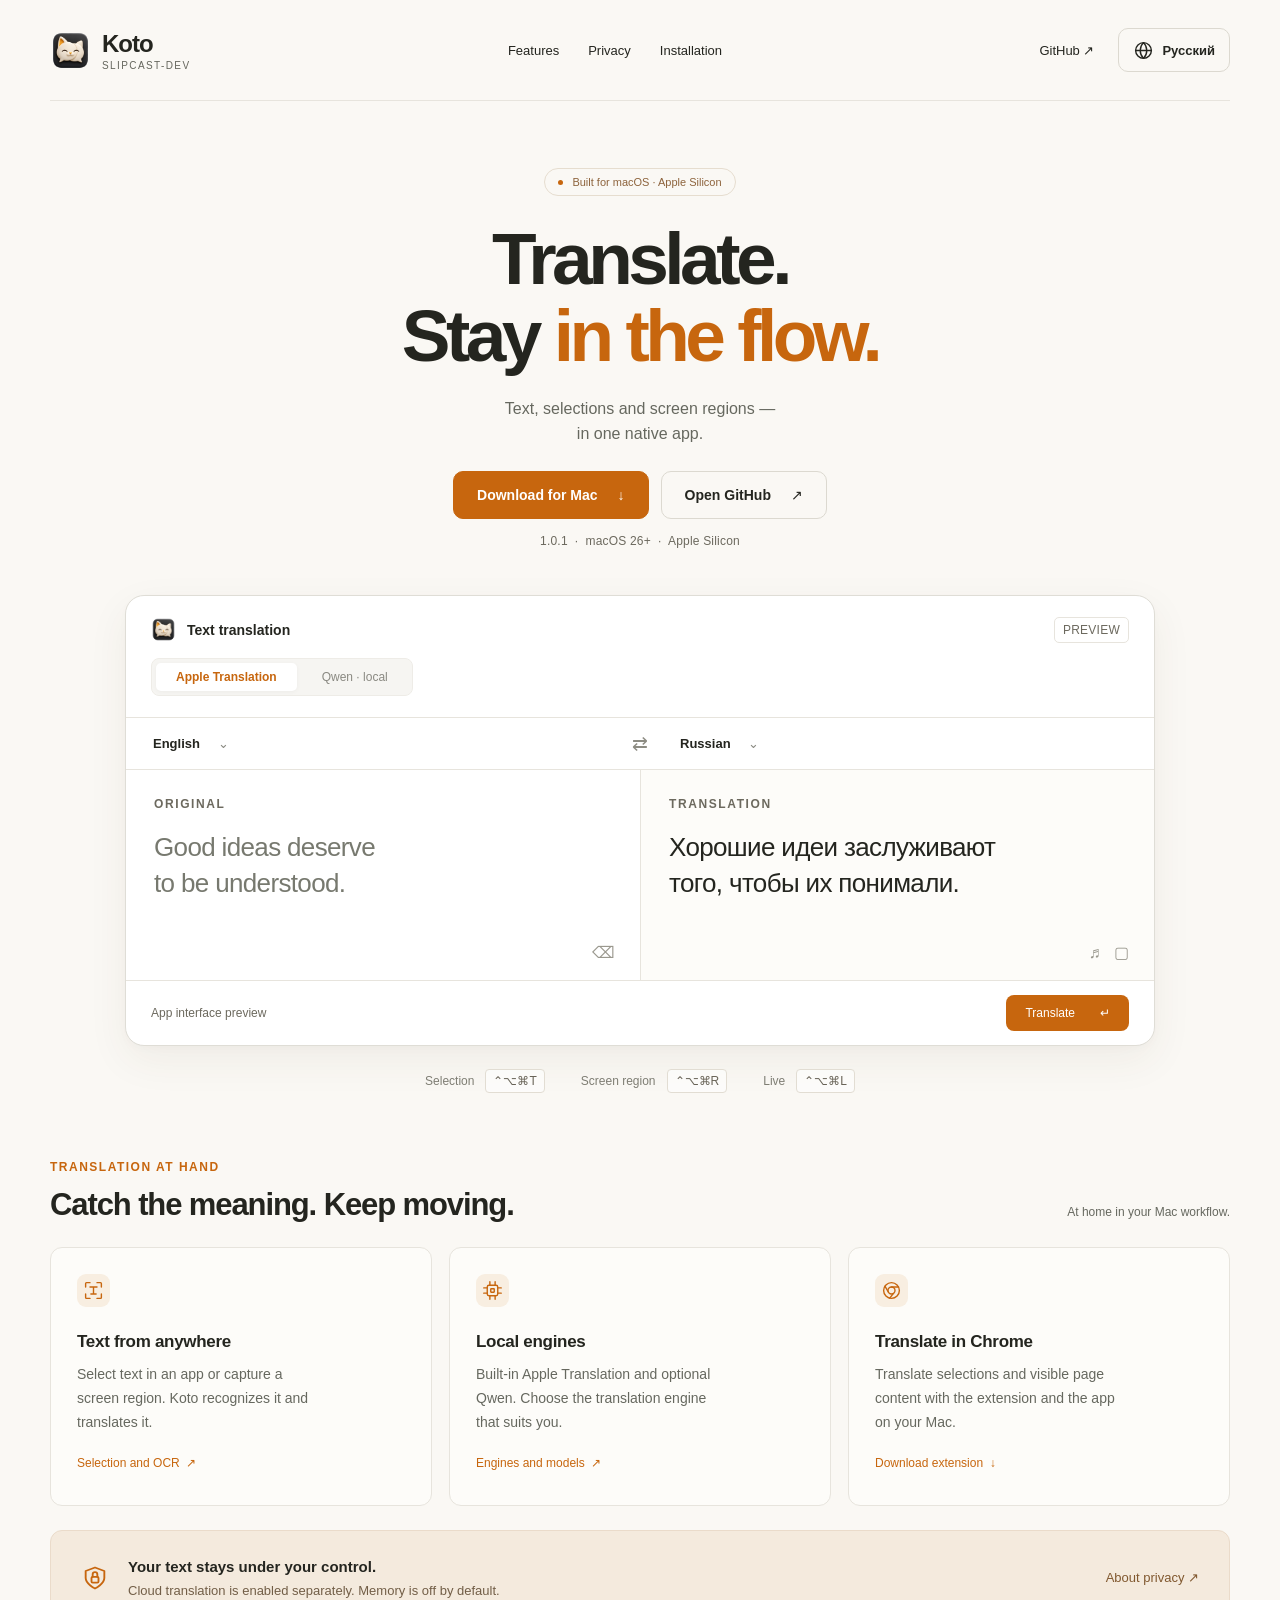
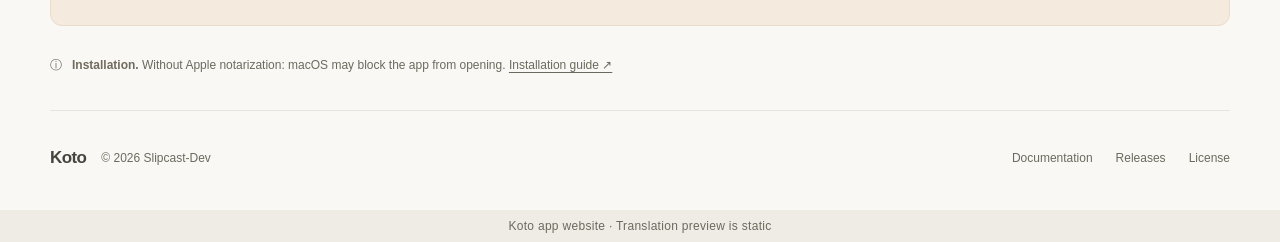
<file: index.html>
<!doctype html>
<html lang="ru">
<head>
  <meta charset="utf-8">
  <script src="assets/language.js"></script>
  <link rel="icon" href="assets/koto-brandmark.png" type="image/png">
  <meta name="viewport" content="width=device-width, initial-scale=1">
  <title>Koto — нативный переводчик для macOS</title>
  <meta name="color-scheme" content="light">
  <meta name="theme-color" content="#faf8f4">
  <meta property="og:type" content="website">
  <meta property="og:title" content="Koto — переводите, оставайтесь в потоке">
  <meta property="og:description" content="Текст, выделение и область экрана — в одном нативном приложении для Mac.">
  <meta property="og:url" content="https://slipcast-dev.github.io/koto-website/">
  <meta property="og:image" content="https://slipcast-dev.github.io/koto-website/assets/koto-brandmark.png">
  <link rel="canonical" href="https://slipcast-dev.github.io/koto-website/">
  <link rel="alternate" hreflang="ru" href="https://slipcast-dev.github.io/koto-website/">
  <link rel="alternate" hreflang="en" href="https://slipcast-dev.github.io/koto-website/en/">
  <link rel="alternate" hreflang="x-default" href="https://slipcast-dev.github.io/koto-website/">
  <meta name="description" content="Koto от Slipcast-Dev: перевод текста, выделения и области экрана на Mac. Apple Translation, опциональная Qwen и расширение Chrome. Скачать для Apple Silicon.">
  <link rel="stylesheet" href="assets/styles.css">
</head>
<body id="top">
  <a class="skip-link" href="#content">Перейти к содержимому</a>
  <!-- Статический дизайн: демонстрация не отправляет пользовательские данные. -->
  <header>
    <a class="brand" href="#top" aria-label="Koto, на главную"><img class="mark" src="assets/koto-brandmark.png" alt="" width="41" height="41"><span><strong>Koto</strong><small>SLIPCAST-DEV</small></span></a>
    <nav aria-label="Основная навигация"><a href="#features">Возможности</a><a href="#privacy">Приватность</a><a href="https://github.com/Slipcast-dev/translator-Koto/blob/main/Docs/INSTALLATION.md">Установка</a></nav>
    <div class="nav-right"><a href="https://github.com/Slipcast-dev/translator-Koto">GitHub ↗</a><a class="language-switch" href="en/?lang=en" hreflang="en" lang="en" aria-label="Switch to English"><svg viewBox="0 0 24 24" aria-hidden="true" focusable="false"><circle cx="12" cy="12" r="9"/><path d="M3 12h18M12 3c-5 5-5 13 0 18M12 3c5 5 5 13 0 18"/></svg><span>English</span></a></div>
  </header>
  <main id="content">
    <section class="hero" aria-labelledby="hero-heading">
      <span class="eyebrow"><span class="dot"></span> Создан для macOS · Apple Silicon</span>
      <h1 id="hero-heading">Переводите.<br>Оставайтесь <em>в потоке.</em></h1>
      <p>Текст, выделение и область экрана —<br>в одном нативном приложении.</p>
      <div class="actions"><a class="btn" href="https://github.com/Slipcast-dev/translator-Koto/releases/download/v1.0.1/Koto-1.0.1-21-arm64.dmg">Скачать для Mac <span>↓</span></a><a class="btn secondary" href="https://github.com/Slipcast-dev/translator-Koto">Открыть GitHub <span>↗</span></a></div>
      <span class="meta">1.0.1 &nbsp;·&nbsp; macOS 26+ &nbsp;·&nbsp; Apple Silicon</span>
    </section>
    <section class="demo-wrap" aria-label="Демонстрация интерфейса переводчика">
      <div class="demo">
        <div class="demo-top"><div class="demo-title"><img class="mark mini" src="assets/koto-brandmark.png" alt="" width="25" height="25"> Перевод текста</div><span class="preview">ДЕМОНСТРАЦИЯ</span></div>
        <div class="engines"><span class="engine active">Apple Translation</span><span class="engine">Qwen · локально</span></div>
        <div class="languages"><span>Английский <span class="chevron">⌄</span></span><span class="swap" aria-hidden="true">⇄</span><span class="target">Русский <span class="chevron">⌄</span></span></div>
        <div class="panels"><div class="panel source"><span class="label">ОРИГИНАЛ</span><p class="sample" lang="en">Good ideas deserve <br>to be understood.</p><div class="panel-tools" aria-hidden="true">⌫</div></div><div class="panel"><span class="label">ПЕРЕВОД</span><p class="sample" lang="ru">Хорошие идеи заслуживают <br>того, чтобы их понимали.</p><div class="panel-tools" aria-hidden="true">♬ &nbsp; ▢</div></div></div>
        <div class="demo-bottom"><p>Пример интерфейса приложения</p><span class="demo-button">Перевести <span aria-hidden="true">↵</span></span></div>
      </div>
      <div class="shortcuts"><span>Выделение <kbd>⌃⌥⌘T</kbd></span><span>Область экрана <kbd>⌃⌥⌘R</kbd></span><span>Live <kbd>⌃⌥⌘L</kbd></span></div>
    </section>
    <section class="section" id="features"><div class="section-heading"><div><div class="overline">ПЕРЕВОД РЯДОМ</div><h2>Лови смысл. Не тормози.</h2></div><p>В привычном ритме вашего Mac.</p></div>
      <div class="cards"><article class="card"><div class="icon"><svg viewBox="0 0 24 24" aria-hidden="true" focusable="false"><path d="M8 3H4a1 1 0 0 0-1 1v4m13-5h4a1 1 0 0 1 1 1v4M3 16v4a1 1 0 0 0 1 1h4m8 0h4a1 1 0 0 0 1-1v-4M8 8h8m-4 0v8m-3 0h6"/></svg></div><h3>Текст откуда угодно</h3><p>Выделите текст в приложении или захватите область экрана. Koto распознает и переведёт.</p><a class="card-link" href="https://github.com/Slipcast-dev/translator-Koto#возможности">Выделение и OCR &nbsp;↗</a></article><article class="card"><div class="icon"><svg viewBox="0 0 24 24" aria-hidden="true" focusable="false"><rect x="6" y="6" width="12" height="12" rx="2"/><path d="M9 2v4m6-4v4M9 18v4m6-4v4M2 9h4m-4 6h4M18 9h4m-4 6h4"/><rect x="10" y="10" width="4" height="4" rx=".5"/></svg></div><h3>Локальные движки</h3><p>Системный Apple Translation и опциональная Qwen. Выбирайте подходящий способ перевода.</p><a class="card-link" href="https://github.com/Slipcast-dev/translator-Koto/blob/main/Docs/MODELS.md">О движках и моделях &nbsp;↗</a></article><article class="card"><div class="icon"><svg viewBox="0 0 24 24" aria-hidden="true" focusable="false"><circle cx="12" cy="12" r="9"/><circle cx="12" cy="12" r="4"/><path d="M12 8h8M8.5 14l-4-7M14 15.5l-4 5.3"/></svg></div><h3>Перевод в Chrome</h3><p>Выделения и видимые фрагменты страниц — через расширение и приложение на вашем Mac.</p><a class="card-link" href="https://github.com/Slipcast-dev/translator-Koto/releases/download/v1.0.1/Koto-Chrome-0.1.4.zip">Скачать расширение &nbsp;↓</a></article></div>
    </section>
    <section class="privacy" id="privacy" aria-labelledby="privacy-heading"><div class="privacy-left"><span class="shield"><svg viewBox="0 0 24 24" aria-hidden="true" focusable="false"><path d="m12 3 8 3v6c0 5-8 9-8 9s-8-4-8-9V6l8-3Z"/><rect x="9" y="11" width="6" height="5" rx="1"/><path d="M10 11V9a2 2 0 0 1 4 0v2"/></svg></span><div><h2 id="privacy-heading">Ваш текст — под вашим контролем.</h2><p>Облачный перевод включается отдельно. Память по умолчанию выключена.</p></div></div><a href="https://github.com/Slipcast-dev/translator-Koto/blob/main/Docs/PRIVACY.md">О приватности ↗</a></section>
    <p class="alpha" id="installation"><span aria-hidden="true">ⓘ</span><span><b>Установка.</b> Без notarization Apple: macOS может блокировать запуск. <a href="https://github.com/Slipcast-dev/translator-Koto/blob/main/Docs/INSTALLATION.md">Инструкция по установке ↗</a></span></p>
  </main>
  <footer><div class="footer-brand"><b>Koto</b><span>© 2026 Slipcast-Dev</span></div><div class="footer-links"><a href="https://github.com/Slipcast-dev/translator-Koto/blob/main/README.md">Документация</a><a href="https://github.com/Slipcast-dev/translator-Koto/releases">Релизы</a><a href="https://github.com/Slipcast-dev/translator-Koto/blob/main/LICENSE">Лицензия</a></div></footer>
  <div class="concept">Сайт приложения Koto · Демонстрация перевода статическая</div>
</body>
</html>
</file>
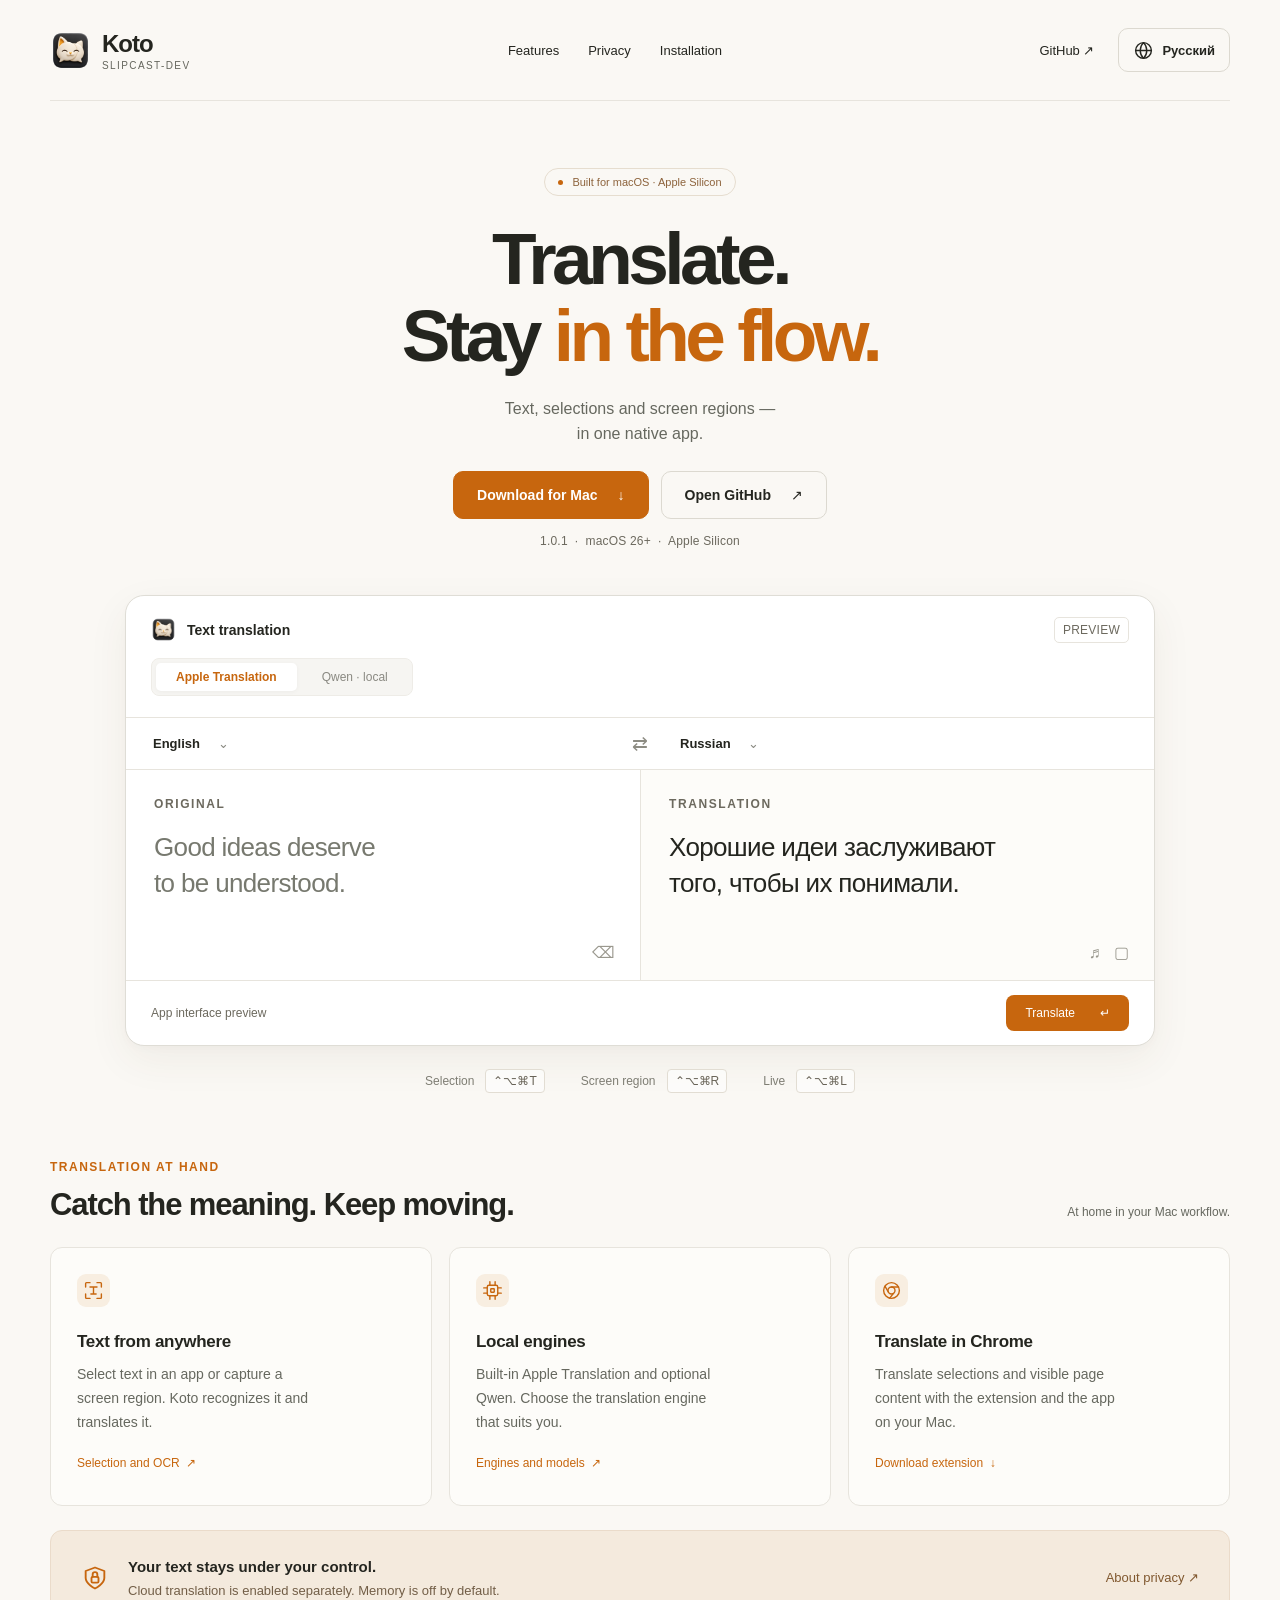
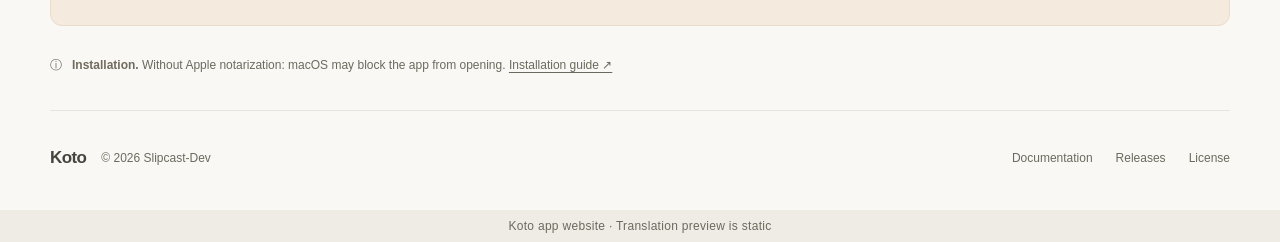
<file: en/index.html>
<!doctype html>
<html lang="en">
<head>
  <meta charset="utf-8">
  <script src="../assets/language.js"></script>
  <link rel="icon" href="../assets/koto-brandmark.png" type="image/png">
  <meta name="viewport" content="width=device-width, initial-scale=1">
  <title>Koto — native translator for macOS</title>
  <meta name="color-scheme" content="light">
  <meta name="theme-color" content="#faf8f4">
  <meta property="og:type" content="website">
  <meta property="og:title" content="Koto — translate and stay in the flow">
  <meta property="og:description" content="Text, selections and screen regions in one native Mac app.">
  <meta property="og:url" content="https://slipcast-dev.github.io/koto-website/en/">
  <meta property="og:image" content="https://slipcast-dev.github.io/koto-website/assets/koto-brandmark.png">
  <link rel="canonical" href="https://slipcast-dev.github.io/koto-website/en/">
  <link rel="alternate" hreflang="ru" href="https://slipcast-dev.github.io/koto-website/">
  <link rel="alternate" hreflang="en" href="https://slipcast-dev.github.io/koto-website/en/">
  <link rel="alternate" hreflang="x-default" href="https://slipcast-dev.github.io/koto-website/">
  <meta name="description" content="Koto by Slipcast-Dev: translate text, selections and screen regions on Mac. Apple Translation, optional Qwen and a Chrome extension. Download for Apple Silicon.">
  <link rel="stylesheet" href="../assets/styles.css">
</head>
<body id="top">
  <a class="skip-link" href="#content">Skip to content</a>
  <!-- Статический дизайн: демонстрация не отправляет пользовательские данные. -->
  <header>
    <a class="brand" href="#top" aria-label="Koto, home"><img class="mark" src="../assets/koto-brandmark.png" alt="" width="41" height="41"><span><strong>Koto</strong><small>SLIPCAST-DEV</small></span></a>
    <nav aria-label="Main navigation"><a href="#features">Features</a><a href="#privacy">Privacy</a><a href="https://github.com/Slipcast-dev/translator-Koto/blob/main/Docs/INSTALLATION.en.md">Installation</a></nav>
    <div class="nav-right"><a href="https://github.com/Slipcast-dev/translator-Koto">GitHub ↗</a><a class="language-switch" href="../?lang=ru" hreflang="ru" lang="ru" aria-label="Переключить на русский"><svg viewBox="0 0 24 24" aria-hidden="true" focusable="false"><circle cx="12" cy="12" r="9"/><path d="M3 12h18M12 3c-5 5-5 13 0 18M12 3c5 5 5 13 0 18"/></svg><span>Русский</span></a></div>
  </header>
  <main id="content">
    <section class="hero" aria-labelledby="hero-heading">
      <span class="eyebrow"><span class="dot"></span> Built for macOS · Apple Silicon</span>
      <h1 id="hero-heading">Translate.<br>Stay <em>in the flow.</em></h1>
      <p>Text, selections and screen regions —<br>in one native app.</p>
      <div class="actions"><a class="btn" href="https://github.com/Slipcast-dev/translator-Koto/releases/download/v1.0.1/Koto-1.0.1-21-arm64.dmg">Download for Mac <span>↓</span></a><a class="btn secondary" href="https://github.com/Slipcast-dev/translator-Koto">Open GitHub <span>↗</span></a></div>
      <span class="meta">1.0.1 &nbsp;·&nbsp; macOS 26+ &nbsp;·&nbsp; Apple Silicon</span>
    </section>
    <section class="demo-wrap" aria-label="Translator interface preview">
      <div class="demo">
        <div class="demo-top"><div class="demo-title"><img class="mark mini" src="../assets/koto-brandmark.png" alt="" width="25" height="25"> Text translation</div><span class="preview">PREVIEW</span></div>
        <div class="engines"><span class="engine active">Apple Translation</span><span class="engine">Qwen · local</span></div>
        <div class="languages"><span>English <span class="chevron">⌄</span></span><span class="swap" aria-hidden="true">⇄</span><span class="target">Russian <span class="chevron">⌄</span></span></div>
        <div class="panels"><div class="panel source"><span class="label">ORIGINAL</span><p class="sample" lang="en">Good ideas deserve <br>to be understood.</p><div class="panel-tools" aria-hidden="true">⌫</div></div><div class="panel"><span class="label">TRANSLATION</span><p class="sample" lang="ru">Хорошие идеи заслуживают <br>того, чтобы их понимали.</p><div class="panel-tools" aria-hidden="true">♬ &nbsp; ▢</div></div></div>
        <div class="demo-bottom"><p>App interface preview</p><span class="demo-button">Translate <span aria-hidden="true">↵</span></span></div>
      </div>
      <div class="shortcuts"><span>Selection <kbd>⌃⌥⌘T</kbd></span><span>Screen region <kbd>⌃⌥⌘R</kbd></span><span>Live <kbd>⌃⌥⌘L</kbd></span></div>
    </section>
    <section class="section" id="features"><div class="section-heading"><div><div class="overline">TRANSLATION AT HAND</div><h2>Catch the meaning. Keep moving.</h2></div><p>At home in your Mac workflow.</p></div>
      <div class="cards"><article class="card"><div class="icon"><svg viewBox="0 0 24 24" aria-hidden="true" focusable="false"><path d="M8 3H4a1 1 0 0 0-1 1v4m13-5h4a1 1 0 0 1 1 1v4M3 16v4a1 1 0 0 0 1 1h4m8 0h4a1 1 0 0 0 1-1v-4M8 8h8m-4 0v8m-3 0h6"/></svg></div><h3>Text from anywhere</h3><p>Select text in an app or capture a screen region. Koto recognizes it and translates it.</p><a class="card-link" href="https://github.com/Slipcast-dev/translator-Koto/blob/main/README.en.md">Selection and OCR &nbsp;↗</a></article><article class="card"><div class="icon"><svg viewBox="0 0 24 24" aria-hidden="true" focusable="false"><rect x="6" y="6" width="12" height="12" rx="2"/><path d="M9 2v4m6-4v4M9 18v4m6-4v4M2 9h4m-4 6h4M18 9h4m-4 6h4"/><rect x="10" y="10" width="4" height="4" rx=".5"/></svg></div><h3>Local engines</h3><p>Built-in Apple Translation and optional Qwen. Choose the translation engine that suits you.</p><a class="card-link" href="https://github.com/Slipcast-dev/translator-Koto/blob/main/Docs/MODELS.en.md">Engines and models &nbsp;↗</a></article><article class="card"><div class="icon"><svg viewBox="0 0 24 24" aria-hidden="true" focusable="false"><circle cx="12" cy="12" r="9"/><circle cx="12" cy="12" r="4"/><path d="M12 8h8M8.5 14l-4-7M14 15.5l-4 5.3"/></svg></div><h3>Translate in Chrome</h3><p>Translate selections and visible page content with the extension and the app on your Mac.</p><a class="card-link" href="https://github.com/Slipcast-dev/translator-Koto/releases/download/v1.0.1/Koto-Chrome-0.1.4.zip">Download extension &nbsp;↓</a></article></div>
    </section>
    <section class="privacy" id="privacy" aria-labelledby="privacy-heading"><div class="privacy-left"><span class="shield"><svg viewBox="0 0 24 24" aria-hidden="true" focusable="false"><path d="m12 3 8 3v6c0 5-8 9-8 9s-8-4-8-9V6l8-3Z"/><rect x="9" y="11" width="6" height="5" rx="1"/><path d="M10 11V9a2 2 0 0 1 4 0v2"/></svg></span><div><h2 id="privacy-heading">Your text stays under your control.</h2><p>Cloud translation is enabled separately. Memory is off by default.</p></div></div><a href="https://github.com/Slipcast-dev/translator-Koto/blob/main/Docs/PRIVACY.en.md">About privacy ↗</a></section>
    <p class="alpha" id="installation"><span aria-hidden="true">ⓘ</span><span><b>Installation.</b> Without Apple notarization: macOS may block the app from opening. <a href="https://github.com/Slipcast-dev/translator-Koto/blob/main/Docs/INSTALLATION.en.md">Installation guide ↗</a></span></p>
  </main>
  <footer><div class="footer-brand"><b>Koto</b><span>© 2026 Slipcast-Dev</span></div><div class="footer-links"><a href="https://github.com/Slipcast-dev/translator-Koto/blob/main/README.en.md">Documentation</a><a href="https://github.com/Slipcast-dev/translator-Koto/releases">Releases</a><a href="https://github.com/Slipcast-dev/translator-Koto/blob/main/LICENSE">License</a></div></footer>
  <div class="concept">Koto app website · Translation preview is static</div>
</body>
</html>
</file>
<file: assets/styles.css>
/* Макет автономен: системные шрифты и встроенная графика не требуют сети. */
:root {
  --paper:#faf8f4;
  --ink:#24251f;
  --muted:#777870;
  --accent:#c7660e;
  --line:#e7e4dd;
  --peach:#f8ead9;
}
* {
  box-sizing:border-box;
}
html {
  scroll-behavior:smooth;
}
body {
  margin:0;
  background:var(--paper);
  color:var(--ink);
  font-family:-apple-system,BlinkMacSystemFont,"Segoe UI",sans-serif;
  -webkit-font-smoothing:antialiased;
}
a {
  color:inherit;
  text-decoration:none;
}
button {
  font:inherit;
}
a:focus-visible {
  outline:3px solid var(--accent);
  outline-offset:5px;
}
main,header,footer {
  max-width:1180px;
  margin:auto;
}
header {
  display:flex;
  align-items:center;
  justify-content:space-between;
  padding:28px 0;
  border-bottom:1px solid var(--line);
}
.brand {
  display:flex;
  align-items:center;
  gap:11px;
}
.mark {
  display:block;
  object-fit:contain;
  width:41px;
  height:41px;
  border-radius:0;
  background:transparent;
  flex-shrink:0;
}
.brand strong {
  font-size:24px;
  letter-spacing:-1px;
}
.brand small {
  display:block;
  color:var(--muted);
  font-size:9px;
  letter-spacing:1.4px;
  margin-top:2px;
}
nav {
  display:flex;
  align-items:center;
  gap:29px;
  font-size:13px;
}
.nav-right {
  display:flex;
  align-items:center;
  gap:24px;
  font-size:13px;
}
.btn {
  display:inline-flex;
  align-items:center;
  justify-content:center;
  gap:20px;
  border-radius:10px;
  padding:15px 23px;
  font-size:14px;
  font-weight:550;
  background:var(--accent);
  color:white;
  border:1px solid var(--accent);
}
.btn.small {
  padding:11px 16px;
  font-size:12px;
}
.btn.secondary {
  background:transparent;
  color:var(--ink);
  border-color:#dcd9d0;
}
.hero {
  text-align:center;
  padding:67px 10px 34px;
}
.eyebrow {
  display:inline-flex;
  align-items:center;
  gap:9px;
  border:1px solid #e6ddcf;
  border-radius:100px;
  padding:7px 13px;
  font-size:11px;
  font-weight:500;
  color:#8d633c;
}
.dot {
  width:5px;
  height:5px;
  border-radius:50%;
  background:var(--accent);
}
h1 {
  font-size:73px;
  line-height:1.06;
  letter-spacing:-4.5px;
  font-weight:590;
  margin:24px 0 21px;
}
h1 em {
  font-style:normal;
  color:var(--accent);
}
.hero p {
  font-size:16px;
  line-height:1.6;
  color:var(--muted);
  margin:0 0 24px;
}
.actions {
  display:flex;
  justify-content:center;
  gap:12px;
}
.meta {
  display:block;
  font-size:10px;
  color:#88877e;
  letter-spacing:.2px;
  margin-top:15px;
}
.demo-wrap {
  max-width:1030px;
  margin:13px auto 0;
  position:relative;
}
.demo {
  background:#fff;
  border:1px solid #dfddd6;
  border-radius:19px;
  box-shadow:0 14px 40px #493a2010,0 3px 9px #493a2005;
  overflow:hidden;
}
.demo-top {
  display:flex;
  align-items:center;
  justify-content:space-between;
  padding:21px 25px 15px;
}
.demo-title {
  display:flex;
  align-items:center;
  gap:11px;
  font-size:14px;
  font-weight:600;
}
.demo-title .mini {
  width:25px;
  height:25px;
}
.preview {
  border:1px solid var(--line);
  border-radius:5px;
  padding:5px 8px;
  color:#8c8b82;
  font-size:9px;
  letter-spacing:.5px;
}
.engines {
  display:flex;
  gap:5px;
  margin:0 25px 21px;
  width:max-content;
  background:#f6f5f2;
  border:1px solid #eeece7;
  padding:4px;
  border-radius:8px;
  font-size:11px;
  color:#8a8982;
}
.engine {
  padding:7px 20px;
}
.engine.active {
  background:white;
  box-shadow:0 1px 4px #0000000a;
  border-radius:5px;
  color:var(--accent);
  font-weight:600;
}
.languages {
  display:grid;
  grid-template-columns:1fr 40px 1fr;
  align-items:center;
  border-top:1px solid var(--line);
  border-bottom:1px solid var(--line);
  padding:14px 27px;
  font-size:13px;
  font-weight:550;
}
.languages .swap {
  text-align:center;
  font-size:19px;
  color:#8d8c83;
}
.languages .target {
  padding-left:20px;
}
.chevron {
  margin-left:14px;
  color:#8a8a82;
}
.panels {
  display:grid;
  grid-template-columns:1fr 1fr;
  min-height:210px;
}
.panel {
  padding:24px 28px;
  position:relative;
}
.panel+.panel {
  border-left:1px solid var(--line);
  background:#fdfcf9;
}
.label {
  font-size:9px;
  letter-spacing:1.6px;
  color:#a09d93;
  font-weight:600;
}
.sample {
  font-size:26px;
  line-height:1.4;
  letter-spacing:-.65px;
  margin:17px 0 40px;
  max-width:400px;
}
.source .sample {
  color:#77796f;
}
.panel-tools {
  position:absolute;
  bottom:18px;
  right:25px;
  display:flex;
  gap:15px;
  color:#9a988e;
  font-size:16px;
}
.demo-bottom {
  display:flex;
  align-items:center;
  justify-content:space-between;
  padding:14px 25px;
  border-top:1px solid var(--line);
}
.demo-bottom p {
  font-size:10px;
  color:#949187;
  margin:0;
}
.demo-button {
  display:flex;
  gap:25px;
  align-items:center;
  background:var(--accent);
  color:white;
  border-radius:8px;
  padding:11px 19px;
  font-size:12px;
}
.shortcuts {
  display:flex;
  justify-content:center;
  gap:36px;
  margin:23px 0 0;
  color:#7e7d73;
  font-size:11px;
}
.shortcuts span {
  display:flex;
  align-items:center;
  gap:11px;
}
.shortcuts kbd {
  font:10px -apple-system,sans-serif;
  color:#969286;
  border:1px solid #e2ddd3;
  border-radius:4px;
  padding:4px 7px;
  background:#fff9;
}
.section {
  padding:67px 0 0;
}
.section-heading {
  display:flex;
  align-items:end;
  justify-content:space-between;
  margin-bottom:24px;
}
h2 {
  font-size:31px;
  line-height:1.2;
  letter-spacing:-1.1px;
  font-weight:570;
  margin:0;
}
.overline {
  font-size:9px;
  letter-spacing:1.5px;
  color:var(--accent);
  margin-bottom:12px;
  font-weight:600;
}
.section-heading>p {
  font-size:12px;
  color:var(--muted);
  margin:0 0 4px;
}
.cards {
  display:grid;
  grid-template-columns:repeat(3,1fr);
  gap:17px;
}
.card {
  padding:26px;
  background:#fdfcf9;
  border:1px solid var(--line);
  border-radius:12px;
}
.icon {
  width:33px;
  height:33px;
  border-radius:9px;
  background:#f8eee1;
  display:grid;
  place-items:center;
  color:var(--accent);
  font-size:20px;
  margin-bottom:25px;
}
.card h3 {
  font-size:17px;
  font-weight:550;
  letter-spacing:-.3px;
  margin:0 0 11px;
}
.card p {
  font-size:12px;
  line-height:1.7;
  color:var(--muted);
  margin:0;
  max-width:250px;
}
.card-link {
  display:block;
  color:var(--accent);
  font-size:10px;
  margin-top:22px;
}
.privacy {
  display:flex;
  align-items:center;
  justify-content:space-between;
  background:#f4eadd;
  border:1px solid #eadbca;
  border-radius:12px;
  padding:25px 30px;
  margin:24px 0 0;
}
.privacy-left {
  display:flex;
  align-items:center;
  gap:19px;
}
.shield {
  font-size:26px;
  color:var(--accent);
}
.privacy h3 {
  font-size:15px;
  font-weight:550;
  margin:0 0 7px;
}
.privacy p {
  font-size:11px;
  color:#8f7c65;
  margin:0;
}
.privacy>a {
  font-size:11px;
  color:#997049;
}
.alpha {
  font-size:10px;
  color:#8c897f;
  display:flex;
  gap:10px;
  align-items:center;
  margin:29px 0 35px;
  line-height:1.7;
}
.alpha b {
  font-weight:550;
  color:#716b5e;
}
footer {
  display:flex;
  justify-content:space-between;
  align-items:center;
  border-top:1px solid var(--line);
  padding:25px 0 30px;
  font-size:10px;
  color:#8b887e;
}
.footer-brand {
  display:flex;
  gap:15px;
  align-items:center;
}
.footer-brand b {
  font-size:17px;
  color:#44463d;
  letter-spacing:-.6px;
}
.footer-links {
  display:flex;
  gap:23px;
}
.concept {
  background:#efece5;
  color:#827c70;
  text-align:center;
  padding:9px;
  font-size:10px;
  letter-spacing:.3px;
}
/* На телефоне колонки становятся последовательными, сохраняя порядок чтения. */
@media(max-width:1240px) {
  main,header,footer {
    margin-left:30px;
    margin-right:30px;
  }
}
@media(max-width:760px) {
  header {
    padding:20px 0;
  }
  nav {
    display:none;
  }
  .nav-right {
    gap:12px;
  }
  .nav-right>a:first-child {
    display:none;
  }
  .hero {
    padding-top:43px;
  }
  h1 {
    font-size:43px;
    letter-spacing:-2.3px;
  }
  .hero p {
    font-size:14px;
  }
  .panels {
    grid-template-columns:1fr;
  }
  .panel+.panel {
    border-left:0;
    border-top:1px solid var(--line);
  }
  .sample {
    font-size:23px;
  }
  .shortcuts {
    gap:12px;
    flex-wrap:wrap;
  }
  .cards {
    grid-template-columns:1fr;
  }
  .section {
    padding-top:45px;
  }
  .section-heading {
    display:block;
  }
  .section-heading>p {
    margin-top:15px;
  }
  .privacy {
    padding:23px;
    display:block;
  }
  .privacy>a {
    display:block;
    margin:16px 0 0 45px;
  }
  .privacy p {
    line-height:1.7;
  }
  .demo-bottom p {
    max-width:130px;
    line-height:1.6;
  }
  footer {
    align-items:start;
    gap:20px;
  }
  .footer-brand {
    display:block;
  }
  .footer-brand span {
    display:block;
    margin-top:10px;
  }
  .footer-links {
    flex-direction:column;
    gap:10px;
  }
  .btn {
    padding:13px 16px;
    font-size:12px;
  }
  main,header,footer {
    margin-left:18px;
    margin-right:18px;
  }
  h2 {
    font-size:27px;
  }
  .demo-title {
    font-size:12px;
  }
  .engines {
    margin-left:18px;
  }
  .languages {
    padding-left:20px;
    padding-right:20px;
  }
}
/* Доступность: читаемые подписи, видимый фокус и достаточные области нажатия. */
:root {
  --muted:#66685f;
}
.skip-link {
  position:fixed;
  left:16px;
  top:-100px;
  z-index:10;
  padding:14px 20px;
  background:var(--ink);
  color:#fff;
  border-radius:8px;
}
.skip-link:focus {
  top:16px;
}
nav a,.nav-right>a:first-child,.footer-links a {
  min-height:44px;
  display:inline-flex;
  align-items:center;
}
.btn:hover {
  background:#ad560b;
  border-color:#ad560b;
}
.btn.secondary:hover {
  background:#f0ece4;
  border-color:#c9c4b9;
}
a:not(.btn):hover {
  color:#a85108;
}
.meta,.preview,.label,.demo-bottom p,.card-link,.overline,.alpha,footer,.concept {
  font-size:12px;
}
.meta,.preview,.label,.demo-bottom p,.alpha,footer,.concept {
  color:#6c695e;
}
.brand small {
  font-size:10px;
  color:#65665d;
}
.card p {
  font-size:14px;
}
.card-link {
  min-height:44px;
  display:flex;
  align-items:center;
  margin-top:12px;
}
.privacy h2 {
  font-size:15px;
  letter-spacing:0;
  font-weight:550;
  margin:0 0 7px;
}
.privacy p {
  font-size:13px;
  color:#725e47;
}
.privacy>a {
  font-size:13px;
  min-height:44px;
  display:inline-flex;
  align-items:center;
  color:#80582f;
}
.alpha a {
  text-decoration:underline;
  text-underline-offset:3px;
}
.alpha {
  scroll-margin-top:24px;
}
section[id] {
  scroll-margin-top:24px;
}
.preview {
  letter-spacing:.25px;
}
.engines {
  font-size:12px;
}
.shortcuts {
  font-size:12px;
}
.shortcuts kbd {
  font-size:12px;
  color:#686357;
}
/* Декоративные элементы демонстрации не являются кнопками сайта. */
.engines,.languages,.demo-button,.panel-tools {
  cursor:default;
}
@media(max-width:760px) {
  header {
    flex-wrap:wrap;
    row-gap:16px;
  }
  nav {
    display:flex;
    order:3;
    justify-content:space-between;
    gap:12px;
    width:100%;
    font-size:12px;
    border-top:1px solid var(--line);
    padding-top:8px;
  }
  h1 {
    font-size:clamp(33px,8.8vw,43px);
    letter-spacing:-1.8px;
  }
  .hero p {
    font-size:14px;
  }
  .preview {
    font-size:10px;
    padding:5px 6px;
  }
  .demo-top {
    padding-left:18px;
    padding-right:18px;
    gap:8px;
  }
  .sample {
    font-size:23px;
  }
  .sample br {
    display:none;
  }
  .panel {
    min-height:210px;
    padding:24px;
  }
  .privacy-left {
    align-items:flex-start;
  }
  .privacy>a {
    margin-left:45px;
  }
  .shortcuts {
    gap:8px 14px;
  }
  .shortcuts span {
    gap:6px;
  }
  .section-heading>p {
    font-size:14px;
  }
  .footer-links {
    gap:0;
  }
  .demo-bottom {
    gap:12px;
    padding-left:18px;
    padding-right:18px;
  }
  .demo-bottom p {
    font-size:11px;
  }
  .demo-button {
    gap:16px;
    padding:11px 16px;
  }
  .alpha {
    align-items:flex-start;
  }
}
@media(prefers-reduced-motion:reduce) {
  html {
    scroll-behavior:auto;
  }
}
/* Компактная шапка и действия сохраняют одну строку на телефоне. */
@media(max-width:760px) {
  .nav-right>a:first-child {
    display:none;
  }
  .actions .btn {
    gap:10px;
    padding:13px 12px;
    white-space:nowrap;
  }
  .nav-right .btn {
    white-space:nowrap;
  }
}

/* Переключатель языка повторяет форму кнопок и остаётся видимым на телефоне. */
.language-switch {
  display:inline-flex;
  align-items:center;
  justify-content:center;
  gap:8px;
  min-height:44px;
  padding:10px 14px;
  border:1px solid #dcd9d0;
  border-radius:10px;
  background:transparent;
  font-size:13px;
  font-weight:550;
  white-space:nowrap;
}
.language-switch:hover {
  background:#f0ece4;
  border-color:#c9c4b9;
}
.language-switch svg,.icon svg,.shield svg {
  display:block;
  width:21px;
  height:21px;
  fill:none;
  stroke:currentColor;
  stroke-width:1.6;
  stroke-linecap:round;
  stroke-linejoin:round;
}
.shield {
  display:block;
  flex-shrink:0;
}
.shield svg {
  width:28px;
  height:28px;
}
.card {
  display:flex;
  flex-direction:column;
}
.card-link {
  margin-top:auto;
  padding-top:12px;
}
@media(max-width:760px) {
  .language-switch {
    padding:9px 12px;
  }
}
</file>
